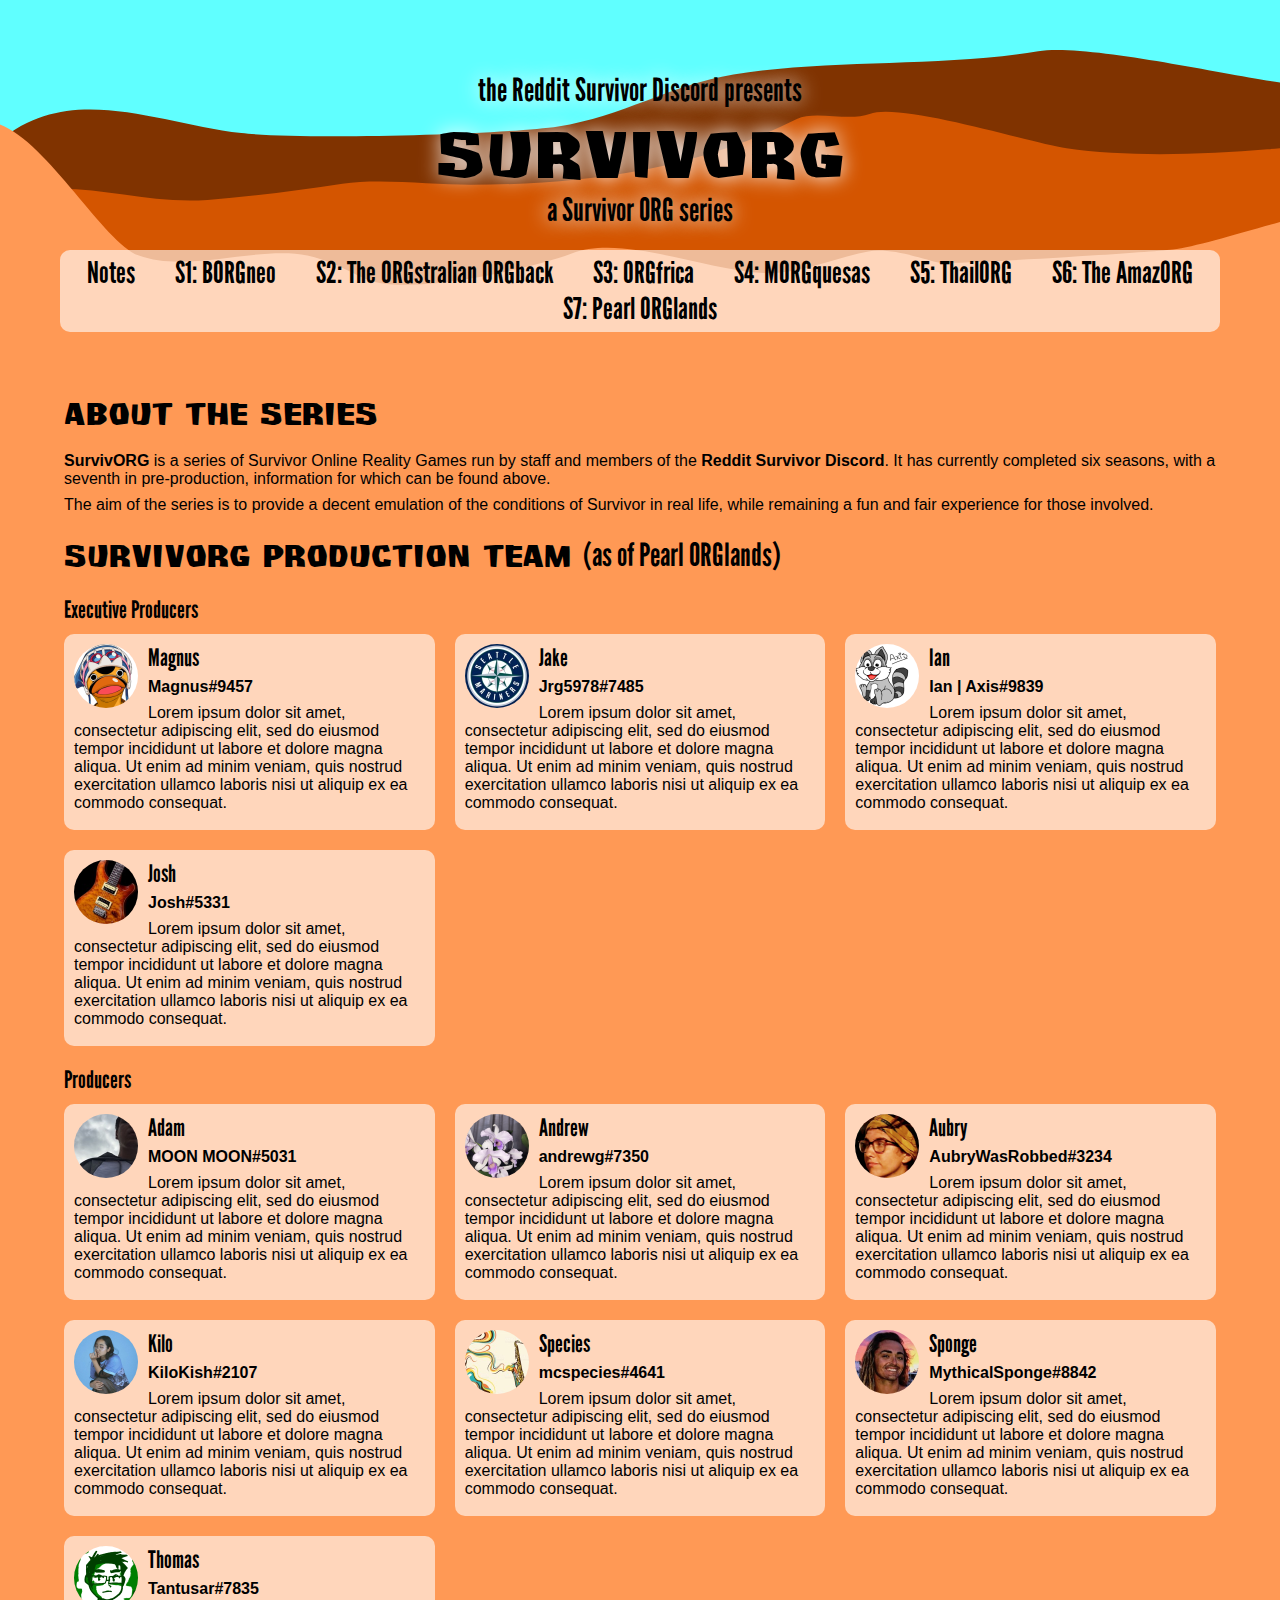
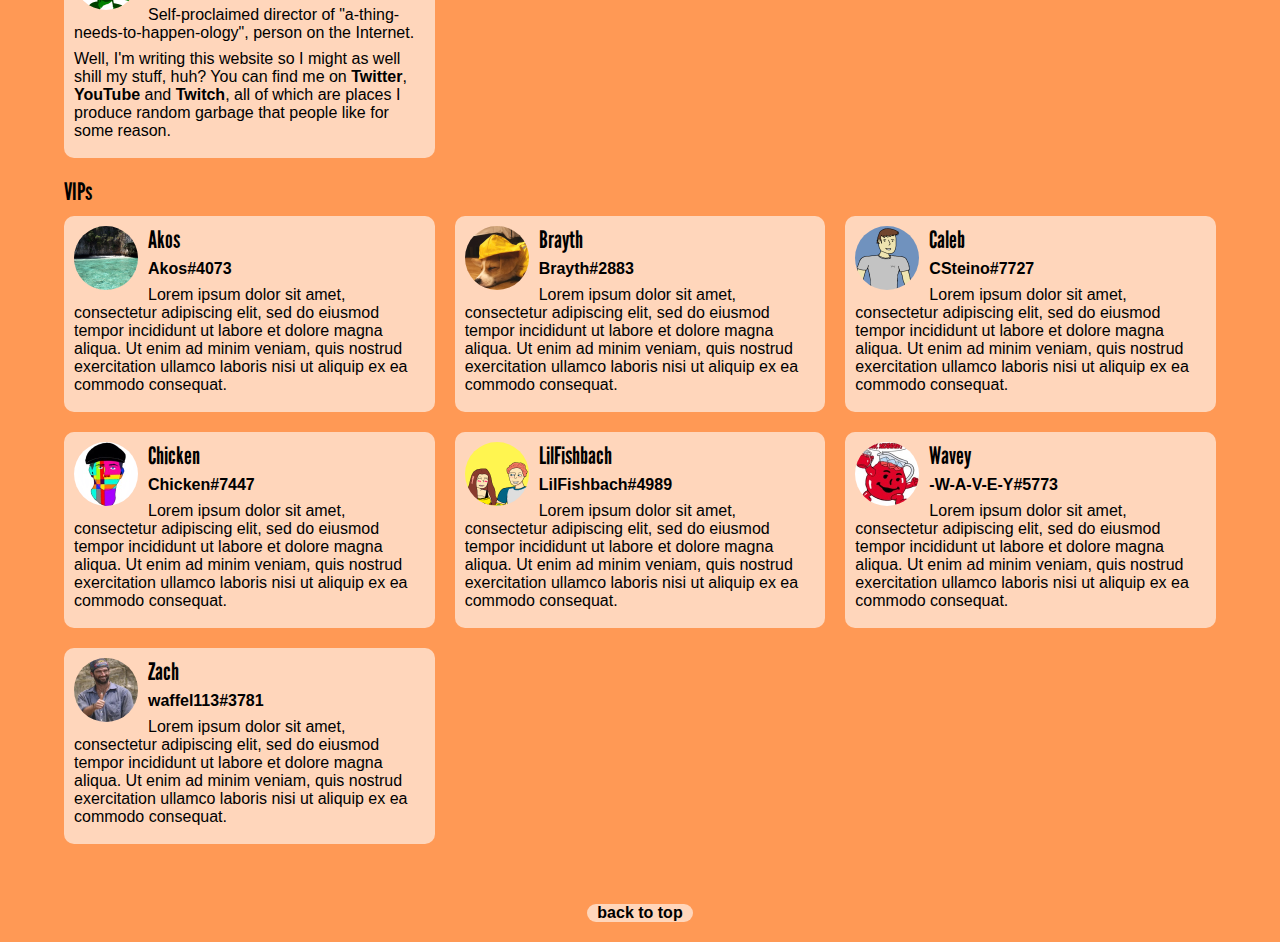
<file: index.html>
<!DOCTYPE html>
<html>
<head>
	<title>SurvivORG: a Survivor ORG series</title>
	<link rel="stylesheet" href="/images/stylesheet.css">
	<link rel="apple-touch-icon" sizes="180x180" href="/apple-touch-icon.png">
	<link rel="icon" type="image/png" sizes="32x32" href="/favicon-32x32.png">
	<link rel="icon" type="image/png" sizes="16x16" href="/favicon-16x16.png">
	<link rel="manifest" href="/site.webmanifest">
	<link rel="mask-icon" href="/safari-pinned-tab.svg" color="#d45500">
	<meta name="msapplication-TileColor" content="#da532c">
	<meta name="theme-color" content="#d45500">
	<meta name="viewport" content="width=device-width, initial-scale=1.0">
</head>
<body>
	<div class="spacer" id="top"></div>
	<a class="titlewrap" href="/">
		<div class="center">
			<h1 class="league">the Reddit Survivor Discord presents</h1>
			<h1 class="title">SurvivORG</h1>
			<h1 class="league">a Survivor ORG series</h1>
		</div>
	</a>
	<nav class="topnav">
		<a href="/notes">Notes</a>
		<a href="/s01">S1: BORGneo</a>
		<a href="/s02">S2: The ORGstralian ORGback</a>
		<a href="/s03">S3: ORGfrica</a>
		<a href="/s04">S4: MORGquesas</a>
		<a href="/s05">S5: ThailORG</a>
		<a href="/s06">S6: The AmazORG</a>
		<a href="/s07">S7: Pearl ORGlands</a>
	</nav>
	<main>
		<h1>About The Series</h1>
		<p><strong>SurvivORG</strong> is a series of Survivor Online Reality Games run by staff and members of the <a href="https://discord.gg/gC6SR9G">Reddit Survivor Discord</a>. It has currently completed six seasons, with a seventh in pre-production, information for which can be found above.</p>
		<p>The aim of the series is to provide a decent emulation of the conditions of Survivor in real life, while remaining a fun and fair experience for those involved.</p>
		<h1>SurvivORG Production Team <span style="font-family: 'League Gothic';">(as of Pearl ORGlands)</span></h1>
		<h2>Executive Producers</h2>
		<div class="profileflex">
			<div class="profilebox">
				<img src="/images/avatars/Magnus.png">
				<h2>Magnus</h2>
				<strong>Magnus#9457</strong>
				<p>Lorem ipsum dolor sit amet, consectetur adipiscing elit, sed do eiusmod tempor incididunt ut labore et dolore magna aliqua. Ut enim ad minim veniam, quis nostrud exercitation ullamco laboris nisi ut aliquip ex ea commodo consequat.</p>
			</div>
			<div class="profilebox">
				<img src="/images/avatars/Jrg5978.png">
				<h2>Jake</h2>
				<strong>Jrg5978#7485</strong>
				<p>Lorem ipsum dolor sit amet, consectetur adipiscing elit, sed do eiusmod tempor incididunt ut labore et dolore magna aliqua. Ut enim ad minim veniam, quis nostrud exercitation ullamco laboris nisi ut aliquip ex ea commodo consequat.</p>
			</div>
			<div class="profilebox">
				<img src="/images/avatars/Ian_Axis.png">
				<h2>Ian</h2>
				<strong>Ian | Axis#9839</strong>
				<p>Lorem ipsum dolor sit amet, consectetur adipiscing elit, sed do eiusmod tempor incididunt ut labore et dolore magna aliqua. Ut enim ad minim veniam, quis nostrud exercitation ullamco laboris nisi ut aliquip ex ea commodo consequat.</p>
			</div>
			<div class="profilebox">
				<img src="/images/avatars/Josh.png">
				<h2>Josh</h2>
				<strong>Josh#5331</strong>
				<p>Lorem ipsum dolor sit amet, consectetur adipiscing elit, sed do eiusmod tempor incididunt ut labore et dolore magna aliqua. Ut enim ad minim veniam, quis nostrud exercitation ullamco laboris nisi ut aliquip ex ea commodo consequat.</p>
			</div>
		</div>
		<h2>Producers</h2>
		<div class="profileflex">
			<div class="profilebox">
				<img src="/images/avatars/MOONMOON.png">
				<h2>Adam</h2>
				<strong>MOON MOON#5031</strong>
				<p>Lorem ipsum dolor sit amet, consectetur adipiscing elit, sed do eiusmod tempor incididunt ut labore et dolore magna aliqua. Ut enim ad minim veniam, quis nostrud exercitation ullamco laboris nisi ut aliquip ex ea commodo consequat.</p>
			</div>
			<div class="profilebox">
				<img src="/images/avatars/andrewg.png">
				<h2>Andrew</h2>
				<strong>andrewg#7350</strong>
				<p>Lorem ipsum dolor sit amet, consectetur adipiscing elit, sed do eiusmod tempor incididunt ut labore et dolore magna aliqua. Ut enim ad minim veniam, quis nostrud exercitation ullamco laboris nisi ut aliquip ex ea commodo consequat.</p>
			</div>
			<div class="profilebox">
				<img src="/images/avatars/AubryWasRobbed.png">
				<h2>Aubry</h2>
				<strong>AubryWasRobbed#3234</strong>
				<p>Lorem ipsum dolor sit amet, consectetur adipiscing elit, sed do eiusmod tempor incididunt ut labore et dolore magna aliqua. Ut enim ad minim veniam, quis nostrud exercitation ullamco laboris nisi ut aliquip ex ea commodo consequat.</p>
			</div>
			<div class="profilebox">
				<img src="/images/avatars/KiloKish.png">
				<h2>Kilo</h2>
				<strong>KiloKish#2107</strong>
				<p>Lorem ipsum dolor sit amet, consectetur adipiscing elit, sed do eiusmod tempor incididunt ut labore et dolore magna aliqua. Ut enim ad minim veniam, quis nostrud exercitation ullamco laboris nisi ut aliquip ex ea commodo consequat.</p>
			</div>
			<div class="profilebox">
				<img src="/images/avatars/mcspecies.png">
				<h2>Species</h2>
				<strong>mcspecies#4641</strong>
				<p>Lorem ipsum dolor sit amet, consectetur adipiscing elit, sed do eiusmod tempor incididunt ut labore et dolore magna aliqua. Ut enim ad minim veniam, quis nostrud exercitation ullamco laboris nisi ut aliquip ex ea commodo consequat.</p>
			</div>
			<div class="profilebox">
				<img src="/images/avatars/MythicalSponge.png">
				<h2>Sponge</h2>
				<strong>MythicalSponge#8842</strong>
				<p>Lorem ipsum dolor sit amet, consectetur adipiscing elit, sed do eiusmod tempor incididunt ut labore et dolore magna aliqua. Ut enim ad minim veniam, quis nostrud exercitation ullamco laboris nisi ut aliquip ex ea commodo consequat.</p>
			</div>
			<div class="profilebox">
				<img src="/images/avatars/Tantusar.png">
				<h2>Thomas</h2>
				<strong>Tantusar#7835</strong>
				<p>Self-proclaimed director of "a-thing-needs-to-happen-ology", person on the Internet.</p>
				<p>Well, I'm writing this website so I might as well shill my stuff, huh? You can find me on <a href="https://twitter.com/Tantusar">Twitter</a>, <a href="https://youtube.com/Tantusar">YouTube</a> and <a href="https://twitch.tv/Tantusar">Twitch</a>, all of which are places I produce random garbage that people like for some reason.</p>
			</div>
		</div>
		<h2>VIPs</h2>
		<div class="profileflex">
			<div class="profilebox">
				<img src="/images/avatars/Akos.png">
				<h2>Akos</h2>
				<strong>Akos#4073</strong>
				<p>Lorem ipsum dolor sit amet, consectetur adipiscing elit, sed do eiusmod tempor incididunt ut labore et dolore magna aliqua. Ut enim ad minim veniam, quis nostrud exercitation ullamco laboris nisi ut aliquip ex ea commodo consequat.</p>
			</div>
			<div class="profilebox">
				<img src="/images/avatars/Brayth.png">
				<h2>Brayth</h2>
				<strong>Brayth#2883</strong>
				<p>Lorem ipsum dolor sit amet, consectetur adipiscing elit, sed do eiusmod tempor incididunt ut labore et dolore magna aliqua. Ut enim ad minim veniam, quis nostrud exercitation ullamco laboris nisi ut aliquip ex ea commodo consequat.</p>
			</div>
			<div class="profilebox">
				<img src="/images/avatars/CSteino.png">
				<h2>Caleb</h2>
				<strong>CSteino#7727</strong>
				<p>Lorem ipsum dolor sit amet, consectetur adipiscing elit, sed do eiusmod tempor incididunt ut labore et dolore magna aliqua. Ut enim ad minim veniam, quis nostrud exercitation ullamco laboris nisi ut aliquip ex ea commodo consequat.</p>
			</div>
			<div class="profilebox">
				<img src="/images/avatars/Chicken.png">
				<h2>Chicken</h2>
				<strong>Chicken#7447</strong>
				<p>Lorem ipsum dolor sit amet, consectetur adipiscing elit, sed do eiusmod tempor incididunt ut labore et dolore magna aliqua. Ut enim ad minim veniam, quis nostrud exercitation ullamco laboris nisi ut aliquip ex ea commodo consequat.</p>
			</div>
			<div class="profilebox">
				<img src="/images/avatars/LilFishbach.png">
				<h2>LilFishbach</h2>
				<strong>LilFishbach#4989</strong>
				<p>Lorem ipsum dolor sit amet, consectetur adipiscing elit, sed do eiusmod tempor incididunt ut labore et dolore magna aliqua. Ut enim ad minim veniam, quis nostrud exercitation ullamco laboris nisi ut aliquip ex ea commodo consequat.</p>
			</div>
			<div class="profilebox">
				<img src="/images/avatars/WAVEY.png">
				<h2>Wavey</h2>
				<strong>-W-A-V-E-Y#5773</strong>
				<p>Lorem ipsum dolor sit amet, consectetur adipiscing elit, sed do eiusmod tempor incididunt ut labore et dolore magna aliqua. Ut enim ad minim veniam, quis nostrud exercitation ullamco laboris nisi ut aliquip ex ea commodo consequat.</p>
			</div>
			<div class="profilebox">
				<img src="/images/avatars/waffel113.png">
				<h2>Zach</h2>
				<strong>waffel113#3781</strong>
				<p>Lorem ipsum dolor sit amet, consectetur adipiscing elit, sed do eiusmod tempor incididunt ut labore et dolore magna aliqua. Ut enim ad minim veniam, quis nostrud exercitation ullamco laboris nisi ut aliquip ex ea commodo consequat.</p>
			</div>
		</div>
	</main>
	<a class="totop" href="#top">back to top</a>
</body>
</html>
</file>
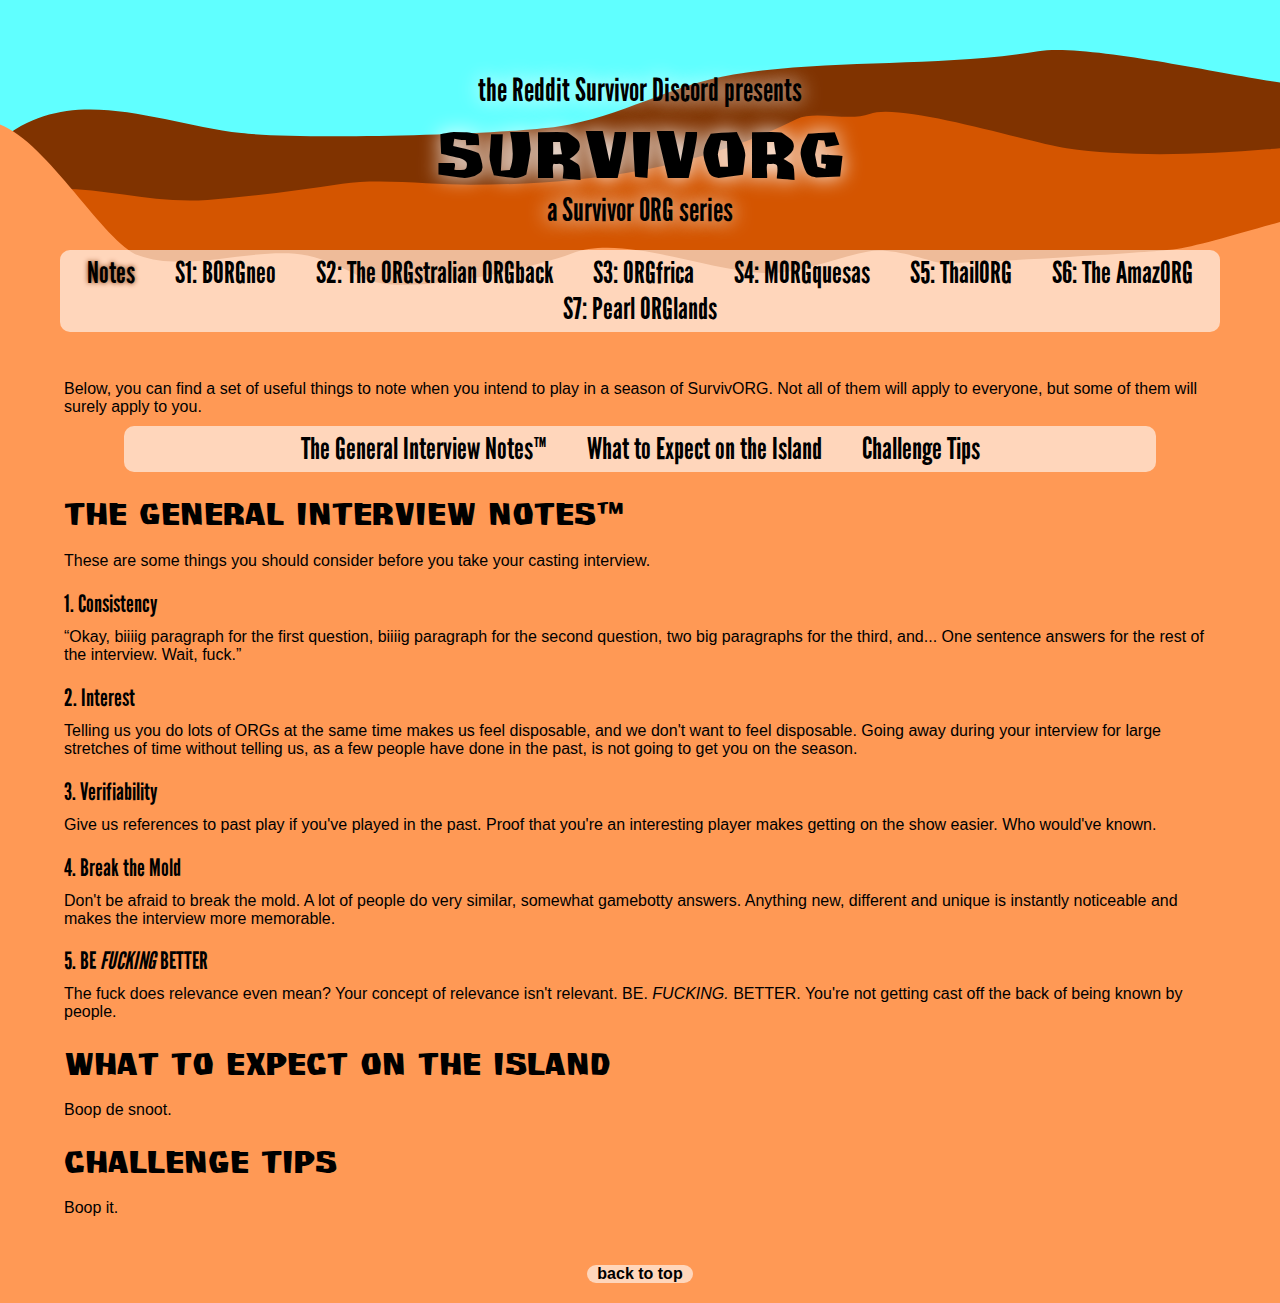
<file: notes/index.html>
<!DOCTYPE html>
<html>

<head>
    <title>SurvivORG: a Survivor ORG series</title>
    <link rel="stylesheet" href="/images/stylesheet.css">
    <link rel="apple-touch-icon" sizes="180x180" href="/apple-touch-icon.png">
    <link rel="icon" type="image/png" sizes="32x32" href="/favicon-32x32.png">
    <link rel="icon" type="image/png" sizes="16x16" href="/favicon-16x16.png">
    <link rel="manifest" href="/site.webmanifest">
    <link rel="mask-icon" href="/safari-pinned-tab.svg" color="#d45500">
    <meta name="msapplication-TileColor" content="#da532c">
    <meta name="theme-color" content="#d45500">
    <meta name="viewport" content="width=device-width, initial-scale=1.0">
</head>

<body>
    <div class="spacer" id="top"></div>
    <a class="titlewrap" href="/">
        <div class="center">
            <h1 class="league">the Reddit Survivor Discord presents</h1>
            <h1 class="title">SurvivORG</h1>
            <h1 class="league">a Survivor ORG series</h1>
        </div>
    </a>
    <nav class="topnav">
        <a class="current" href="/notes">Notes</a>
        <a href="/s01">S1: BORGneo</a>
        <a href="/s02">S2: The ORGstralian ORGback</a>
        <a href="/s03">S3: ORGfrica</a>
        <a href="/s04">S4: MORGquesas</a>
        <a href="/s05">S5: ThailORG</a>
        <a href="/s06">S6: The AmazORG</a>
        <a href="/s07">S7: Pearl ORGlands</a>
    </nav>
    <main>
        <p>Below, you can find a set of useful things to note when you intend to play in a season of SurvivORG. Not all of them will apply to everyone, but some of them will surely apply to you.</p>
        <nav class="topnav">
            <a href="#interview">The General Interview Notes&trade;</a>
            <a href="#island">What to Expect on the Island</a>
            <a href="#challenges">Challenge Tips</a>
        </nav>
        <h1 id="interview">The General Interview Notes&trade;</h1>
        <p>These are some things you should consider before you take your casting interview.</p>
        <h2>1. Consistency</h2>
        <p>“Okay, biiiig paragraph for the first question, biiiig paragraph for the second question, two big paragraphs for the third, and... One sentence answers for the rest of the interview. Wait, fuck.”</p>
        <h2>2. Interest</h2>
        <p>Telling us you do lots of ORGs at the same time makes us feel disposable, and we don't want to feel disposable. Going away during your interview for large stretches of time without telling us, as a few people have done in the past, is not going to get you on the season.</p>
        <h2>3. Verifiability</h2>
        <p>Give us references to past play if you've played in the past. Proof that you're an interesting player makes getting on the show easier. Who would've known.</p>
        <h2>4. Break the Mold</h2>
        <p>Don't be afraid to break the mold. A lot of people do very similar, somewhat gamebotty answers. Anything new, different and unique is instantly noticeable and makes the interview more memorable.</p>
        <h2>5. BE <em>FUCKING</em> BETTER</h2>
        <p>The fuck does relevance even mean? Your concept of relevance isn't relevant. BE. <em>FUCKING.</em> BETTER. You're not getting cast off the back of being known by people.</p>
        <h1 id="island">What to Expect on the Island</h1>
        <p>Boop de snoot.</p>
        <h1 id="challenges">Challenge Tips</h1>
        <p>Boop it.</p>

    </main>
    <a class="totop" href="#top">back to top</a>
</body>

</html>
</file>
<file: images/stylesheet.css>
@import url('https://rsms.me/inter/inter-ui.css');

@font-face {
	font-family: "Survivant";
	src: url("/images/survivant.ttf");
}

@font-face {
	font-family: "League Gothic";
	src: url("/images/LeagueGothic-Regular.otf");
}

@font-face {
	font-family: "League Gothic";
	src: url("/images/LeagueGothic-Italic.otf");
	font-style: italic;
}

h1 {
	font-family: "Survivant", "Inter UI", sans-serif;
	font-weight: normal;
}

h2, h3 {
	font-family: "League Gothic", "Inter UI", sans-serif;
	font-weight: normal;
}

h2 {
	margin-bottom: 10px;
}

body {
	margin: 0;
	background: #ff9955 url("/images/header.svg") repeat-x;
	font-family: "Inter UI", sans-serif;
}

.titlewrap {
	width: fit-content;
	margin: 0 auto;
	padding: 0 20px;
	height: 180px;
	display: flex;
	align-items: center;
	justify-content: center;
	text-shadow: 0px 0px 20px #ffffff;
}

.spacer {
	width: 100%;
	height: 60px;
}

.title {
	font-size: 70px;
	margin: 0;
}

.league {
	font-family: "League Gothic", "Inter UI", sans-serif;
	margin: 0;
}

.center {
	display: block;
	text-align: center;
}

.topnav {
	display: flex;
	margin: 10px 60px;
	padding: 5px;
	border-radius: 10px;
	background-color: rgba(255,255,255,0.6);
	justify-content: center;
	flex-wrap: wrap;
}

.topnav > a {
	font-family: "League Gothic", "Inter UI", sans-serif;
	font-size: 30px;
	margin: 0 20px;
	text-align: center;
}

.current {
	text-shadow: 0px 0px 5px #803300;
}

a {
	color: inherit;
	text-decoration: none;
	transition: opacity 0.25s;
}

a:hover {
	opacity: 0.6;
}

main {
	padding: 20px;
	margin: 20px auto;
	max-width: 1152px;
}

p > a {
	font-weight: bolder;
}

p {
	margin-block-start: 0.5em;
	margin-block-end: 0.5em;
}

abbr {
	text-decoration: none;
	border-bottom: 1px dotted;
	display: inline-block;
	line-height: 0.9;
}

.profileflex {
	display: grid;
	grid-gap: 20px;
	margin-bottom: 20px;
	grid-template-columns: repeat(auto-fit, minmax(300px, 1fr));
}

@media (max-width: 720px) {
	.title {
		font-size: 50px;
	}

	.league {
		font-size: 25px;
	}

	.topnav > a {
		font-size: 25px;
	}
}

.profilebox {
	padding: 10px;
	border-radius: 10px;
	background-color: rgba(255, 255, 255, 0.6);
}

.profilebox > img {
	float: left;
	border-radius: 50%;
	margin-right: 10px;
}

.profilebox > h2 {
	margin: 0;
	margin-bottom: 6px;
}

.totop {
	display: block;
	font-weight: bold;
	padding-left: 10px;
	padding-right: 10px;
	background-color: rgba(255, 255, 255, 0.6);
	border-radius: 10px;
	margin: 20px auto;
	width: fit-content;
}
</file>
